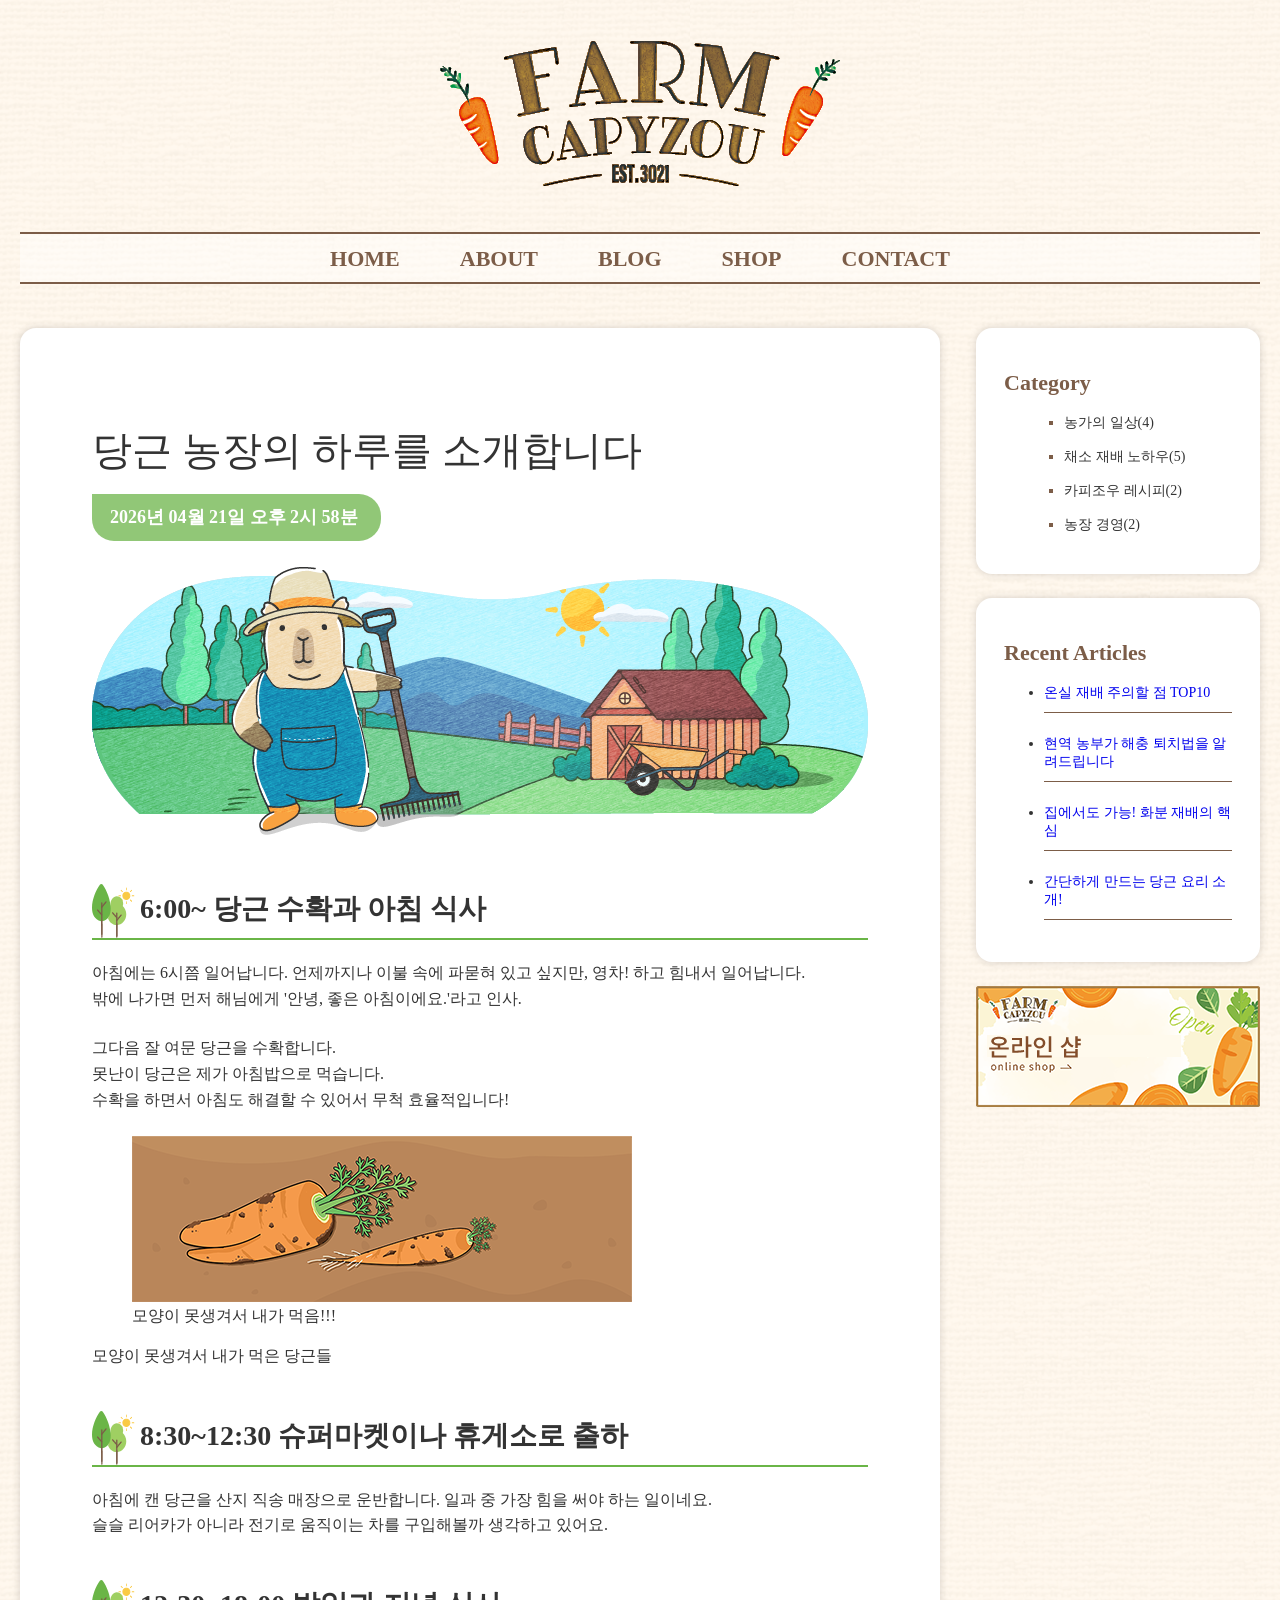
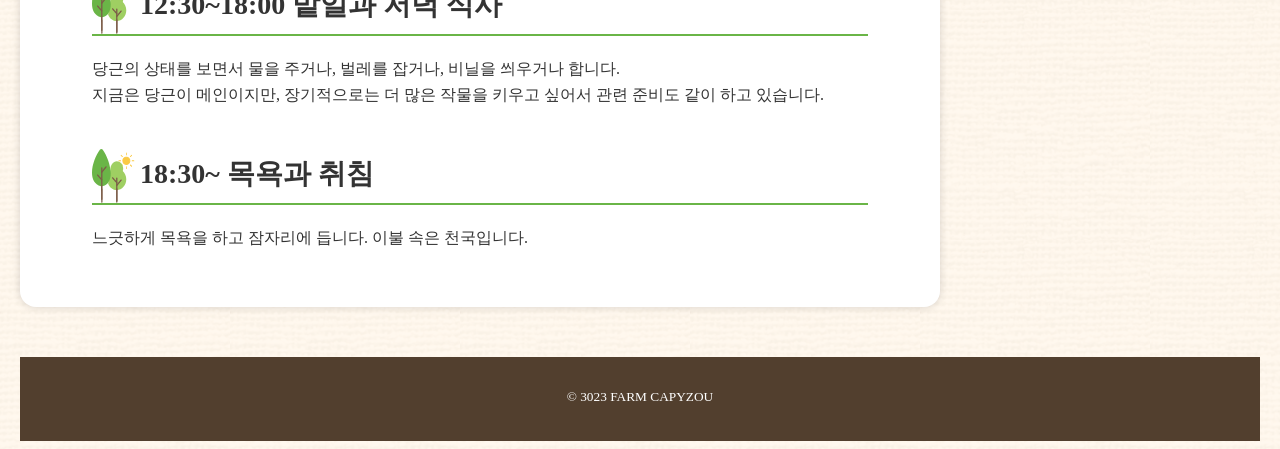
<file: index.html>
<!doctype html>
<html lang="ko">
  <head>
    <meta charset="UTF-8" />
    <link rel="stylesheet" href="./CSS/style.css" />
    <title>FARM CAPYZOU</title>
  </head>
  <body>
    <header>
      <h1><img src="./assets/logo1.png" alt="FARM CAPYZOU" /></h1>
      <nav>
        <ul>
          <li><a href="#">HOME</a></li>
          <li><a href="#">ABOUT</a></li>
          <li><a href="#">BLOG</a></li>
          <li><a href="#">SHOP</a></li>
          <li><a href="#">CONTACT</a></li>
        </ul>
      </nav>
    </header>
    <div>
      <main>
        <article>
          <h2>당근 농장의 하루를 소개합니다</h2>
          <p class="postDate">
            <time datetime="2026-04-21T14:58">
              2026년 04월 21일 오후 2시 58분
            </time>
          </p>
          <p class="eyecatch1">
            <img src="./assets/eyecatch1.png" alt="농원에 있는 카피조우 그림" />
          </p>
          <section>
            <h3>6:00~ 당근 수확과 아침 식사</h3>
            <p>
              아침에는 6시쯤 일어납니다. 언제까지나 이불 속에 파묻혀 있고
              싶지만, 영차! 하고 힘내서 일어납니다.<br />밖에 나가면 먼저
              해님에게 '안녕, 좋은 아침이에요.'라고 인사.
            </p>
            <p>
              그다음 잘 여문 당근을 수확합니다.<br />
              못난이 당근은 제가 아침밥으로 먹습니다.<br />
              수확을 하면서 아침도 해결할 수 있어서 무척 효율적입니다!<br />
            </p>
            <figure>
              <img src="./assets/carrots.png" alt="못난이 당근 그림" />
              <figcaption>모양이 못생겨서 내가 먹음!!!</figcaption>
            </figure>
            <p>모양이 못생겨서 내가 먹은 당근들</p>
          </section>
          <section>
            <h3>8:30~12:30 슈퍼마켓이나 휴게소로 출하</h3>
            <p>
              아침에 캔 당근을 산지 직송 매장으로 운반합니다. 일과 중 가장 힘을
              써야 하는 일이네요.<br />슬슬 리어카가 아니라 전기로 움직이는 차를
              구입해볼까 생각하고 있어요.
            </p>
          </section>
          <section>
            <h3>12:30~18:00 밭일과 저녁 식사</h3>
            <p>
              당근의 상태를 보면서 물을 주거나, 벌레를 잡거나, 비닐을 씌우거나
              합니다.<br />지금은 당근이 메인이지만, 장기적으로는 더 많은 작물을
              키우고 싶어서 관련 준비도 같이 하고 있습니다.
            </p>
          </section>
          <section>
            <h3>18:30~ 목욕과 취침</h3>
            <p>느긋하게 목욕을 하고 잠자리에 듭니다. 이불 속은 천국입니다.</p>
          </section>
        </article>
      </main>
      <aside>
        <nav class="categoryNav">
          <h2>Category</h2>
          <ul>
            <li><a href="#">농가의 일상(4)</a></li>
            <li><a href="#">채소 재배 노하우(5)</a></li>
            <li><a href="#">카피조우 레시피(2)</a></li>
            <li><a href="#">농장 경영(2)</a></li>
          </ul>
        </nav>
        <nav class="recentNav">
          <h2>Recent Articles</h2>
          <ul>
            <li><a href="#">온실 재배 주의할 점 TOP10</a></li>
            <li><a href="#">현역 농부가 해충 퇴치법을 알려드립니다</a></li>
            <li><a href="#">집에서도 가능! 화분 재배의 핵심</a></li>
            <li><a href="#">간단하게 만드는 당근 요리 소개!</a></li>
            <li>
              <a href="#"
                >농사지어서 먹고살 수 있을까? 제일 궁금해하는 연 수입 대공개</a
              >
            </li>
            <li><a href="#">안녕하세요. FARM CAPYZOU입니다.</a></li>
          </ul>
        </nav>
        <p>
          <a href="#"
            ><img src="./assets/side_banner.png" alt="온라인 샵 배너"
          /></a>
        </p>
      </aside>
    </div>
    <footer>
      <p><small>© 3023 FARM CAPYZOU</small></p>
    </footer>
  </body>
</html>
</file>
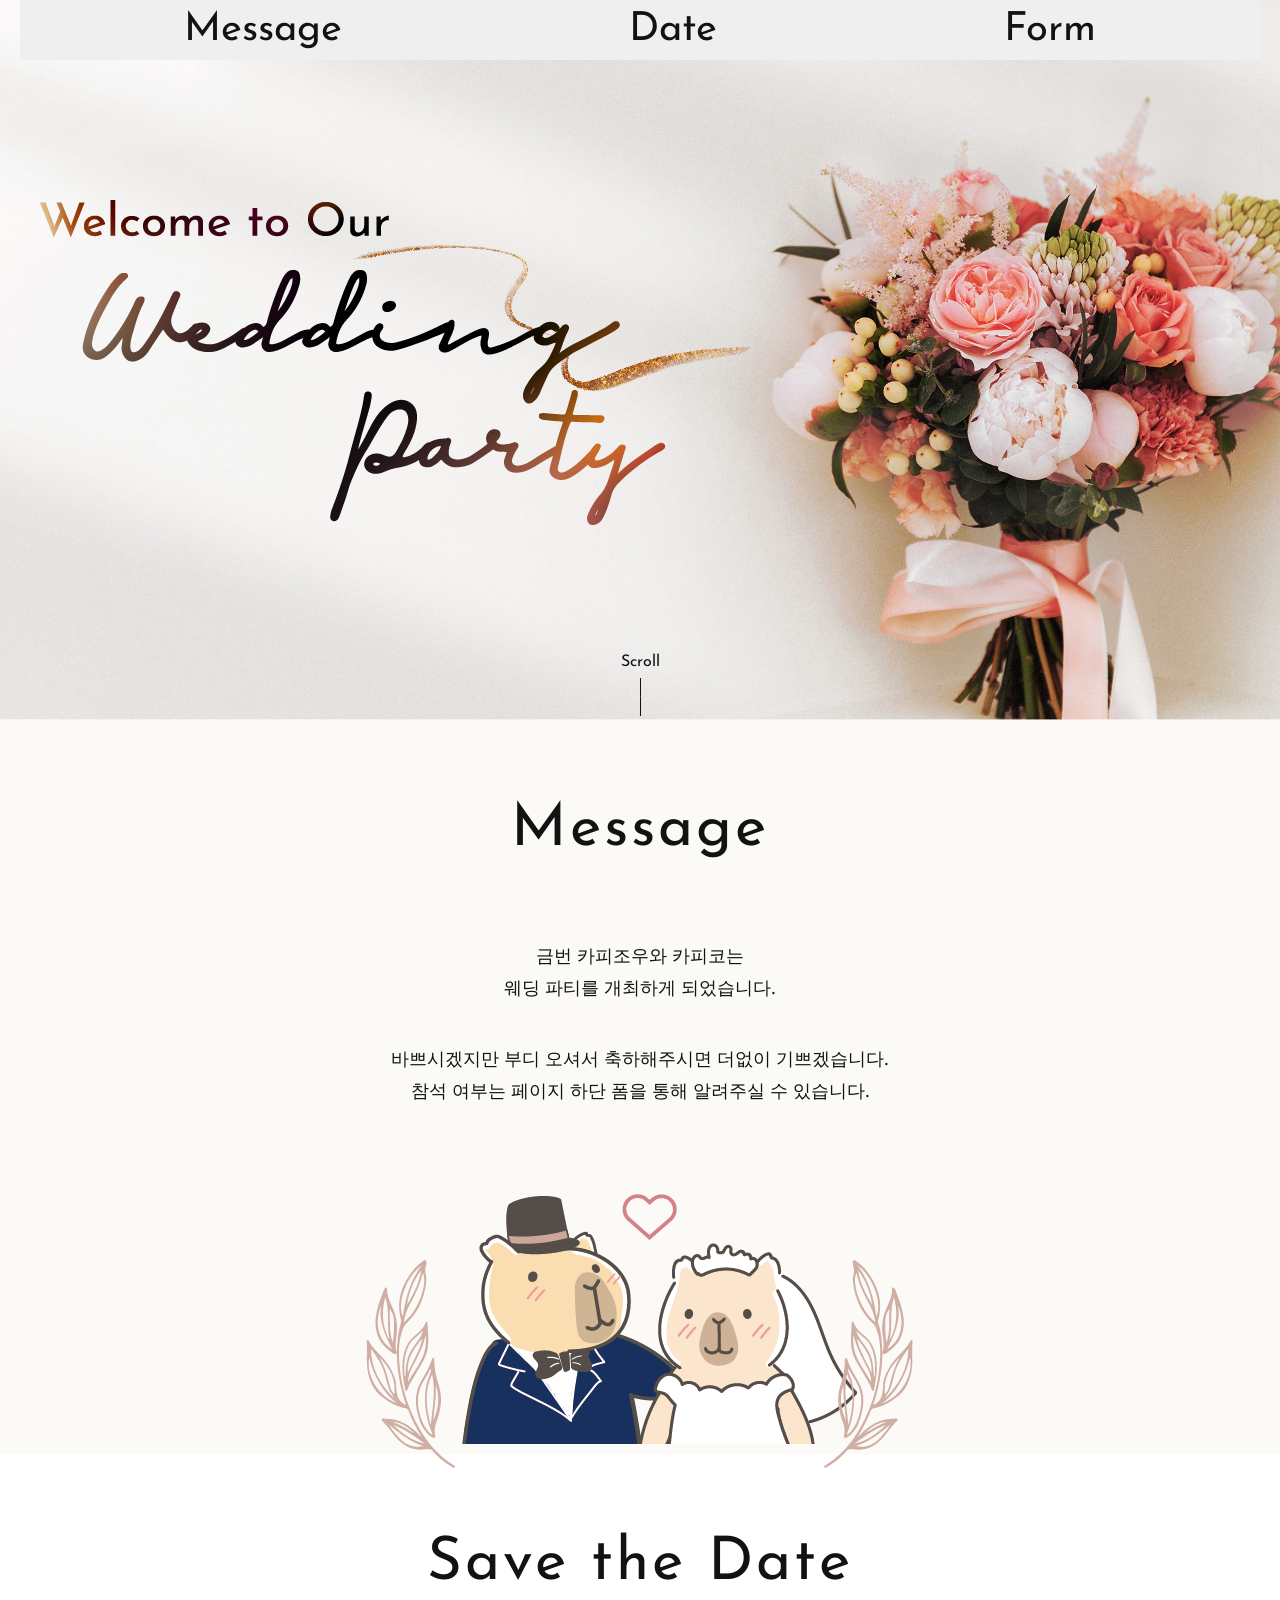
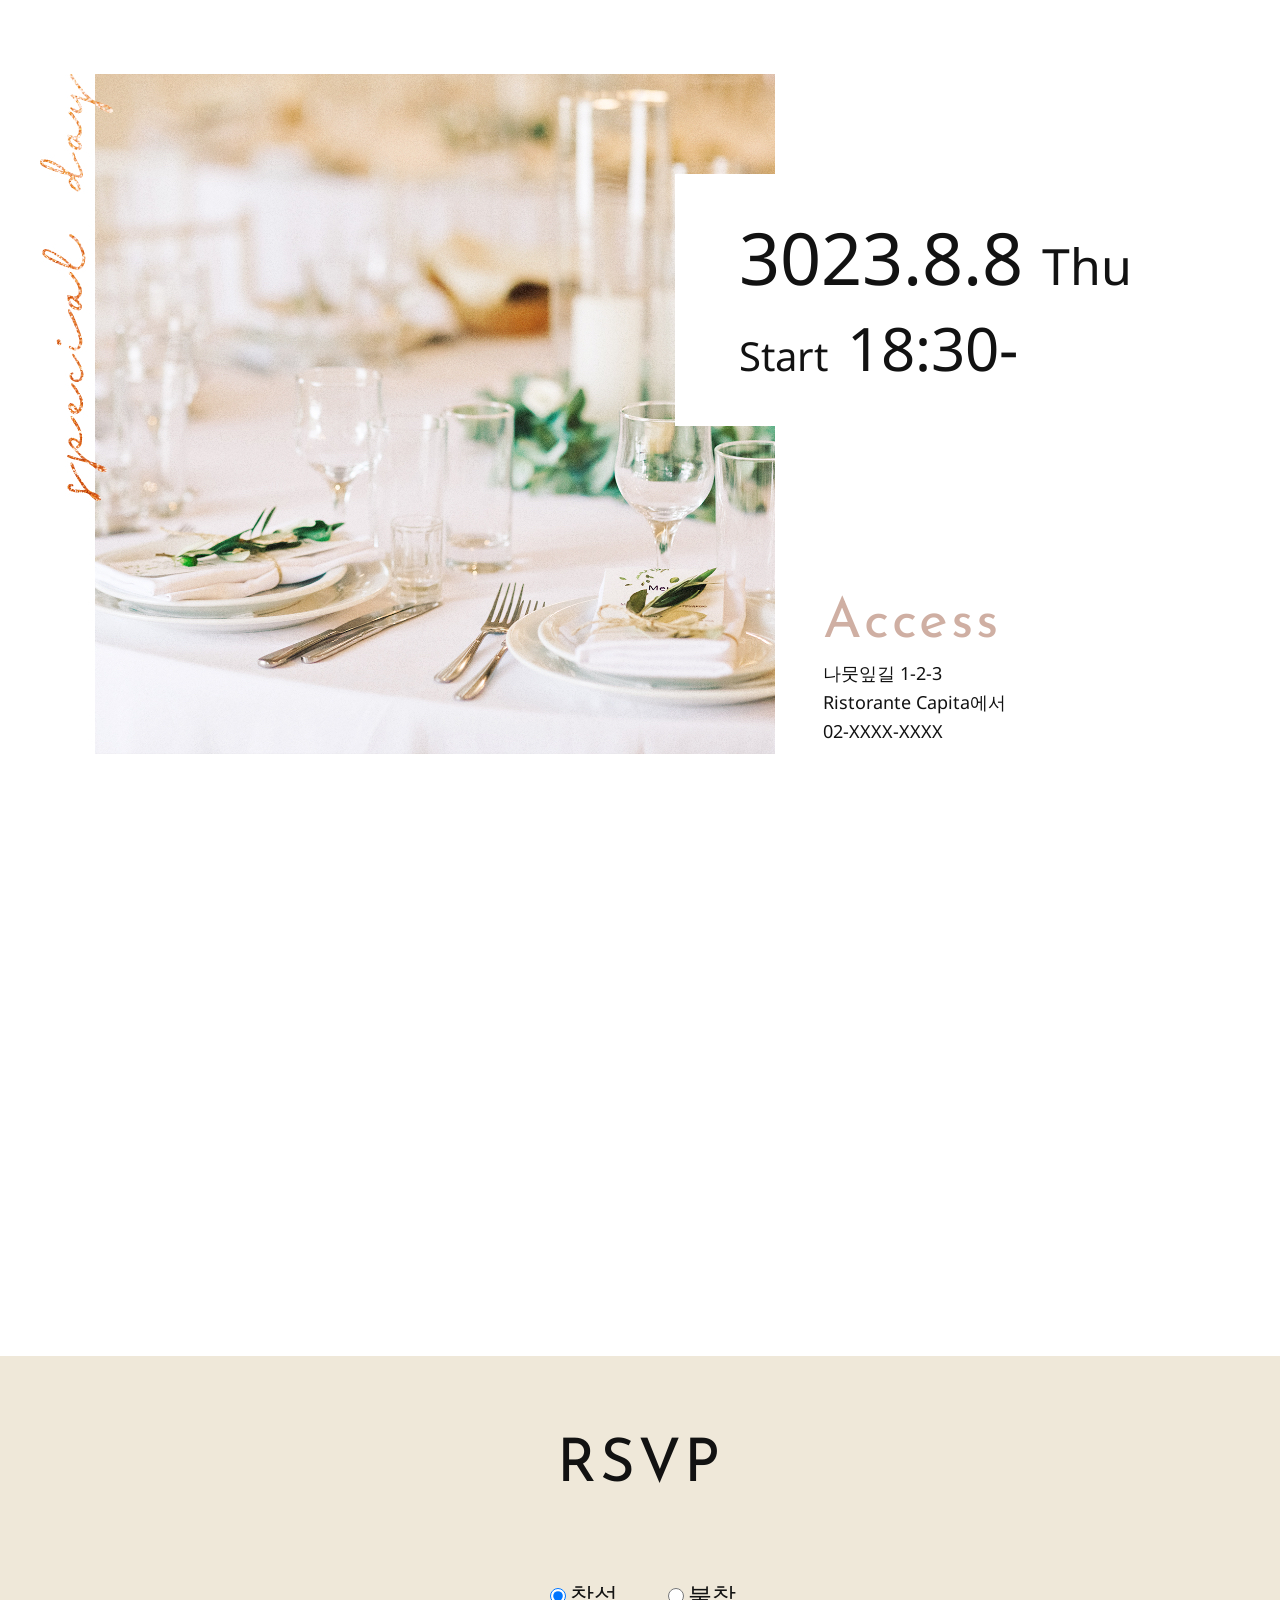
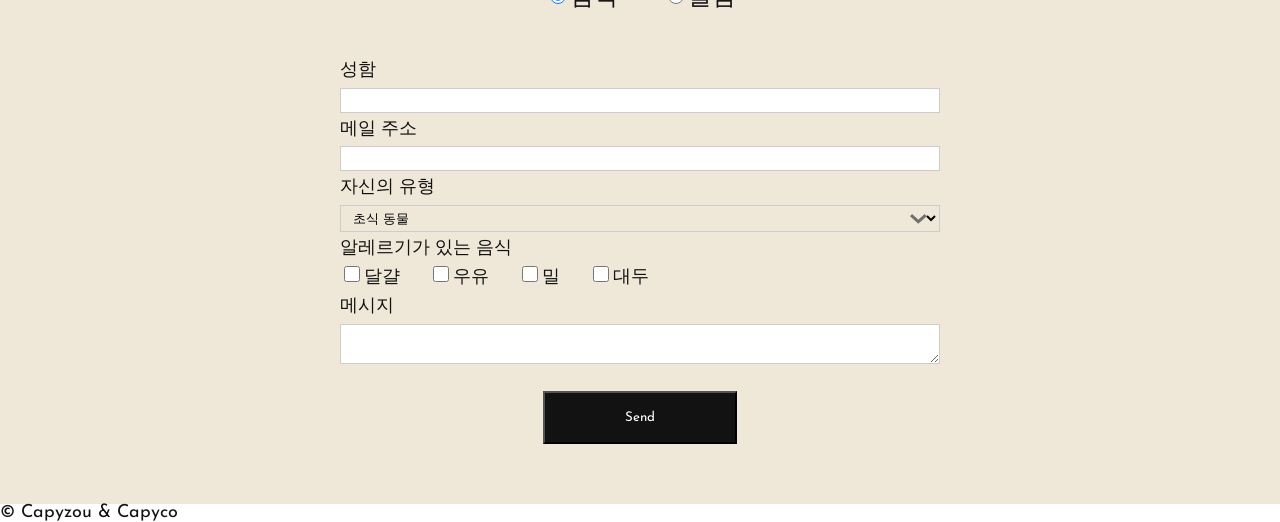
<file: 0423.html>
<!doctype html>
<html lang="ko">
  <head>
    <meta charset="UTF-8" />
    <meta name="viewport" content="width=device-width, initial-scale=1.0" />
    <link rel="stylesheet" href="./CSS/reset.css" />
    <link rel="preconnect" href="https://fonts.googleapis.com" />
    <link rel="preconnect" href="https://fonts.gstatic.com" crossorigin />
    <link
      href="https://fonts.googleapis.com/css2?family=Josefin+Sans&family=Noto+Serif+KR&display=swap"
      rel="stylesheet"
    />
    <link rel="stylesheet" href="./CSS/0423.css" />
    <title>Wedding Party Invitation</title>
  </head>
  <body>
    <header>
      <div class="innerWrap">
        <h1>
          <img src="./assets/hero_text.png" alt="Welcome to Our Wedding Party" />
        </h1>
        <nav>
          <ul class="ffJosefin">
            <li><a href="#msgArea">Message</a></li>
            <li><a href="#dateArea">Date</a></li>
            <li><a href="#formArea">Form</a></li>
          </ul>
        </nav>
        <p class="scroll ffJosefin">
          Scroll<br /><img src="./assets/bar.png" alt="" />
        </p>
      </div>
    </header>
    <main>
      <section class="msgSec" id="msgArea">
        <div class="innerWrap">
          <h2 class="ffJosefin">Message</h2>
          <p>
            금번 카피조우와 카피코는<br />
            웨딩 파티를 개최하게 되었습니다.<br />
          </p>
          <p>
            바쁘시겠지만 부디 오셔서 축하해주시면 더없이 기쁘겠습니다.<br />
            참석 여부는 페이지 하단 폼을 통해 알려주실 수 있습니다.<br />
          </p>
          <p class="illust">
            <img src="./assets/message_img.png" alt="카피조우와 카피코" />
          </p>
        </div>
      </section>
      <section class="dateSec" id="dateArea">
        <div class="innerWrap">
          <h2 class="ffJosefin">Save the Date</h2>
          <div class="layoutWrap">
            <p><img src="./assets/date_img.jpg" alt="" /></p>
            <div>
              <p class="dateDetailSec">
                3023.8.8  <span class="word1">Thu</span><br />
                <span class="word2">Start</span> 
                <span class="word3">18:30-</span>
              </p>
              <section class="accessSec">
                <h3 class="ffJosefin">Access</h3>
                <p>
                  나뭇잎길 1-2-3<br />
                  Ristorante Capita에서<br />
                  02-XXXX-XXXX<br />
                </p>
              </section>
            </div>
          </div>
        </div>
      </section>
      <section class="formSec" id="formArea">
        <div class="innerWrap">
          <h2 class="ffJosefin">RSVP</h2>
          <form action="" method="">
            <p class="attendRadio">
              <label
                ><input
                  type="radio"
                  name="attend"
                  value="참석"
                  checked="checked"
                />참석</label
              >
              <label
                ><input type="radio" name="attend" value="불참" />불참</label
              >
            </p>
            <p>성함<input type="text" name="user_name" /></p>
            <p>메일 주소<input type="email" name="user_mail" /></p>
            <p>
              자신의 유형
              <select name="user_type">
                <option value="초식 동물">초식 동물</option>
                <option value="육식 동물">육식 동물</option>
                <option value="인간">인간</option>
              </select>
            </p>
            <p class="allergyCheck">
              알레르기가 있는 음식<br />
              <label
                ><input
                  type="checkbox"
                  name="allergy"
                  value="달걀"
                />달걀</label
              >
              <label
                ><input
                  type="checkbox"
                  name="allergy"
                  value="우유"
                />우유</label
              >
              <label
                ><input type="checkbox" name="allergy" value="밀" />밀</label
              >
              <label
                ><input
                  type="checkbox"
                  name="allergy"
                  value="대두"
                />대두</label
              >
            </p>
            <p>
              메시지
              <textarea name="message"></textarea>
            </p>
            <p class="submitBtn">
              <input type="submit" value="Send" class="ffJosefin" />
            </p>
          </form>
        </div>
      </section>
    </main>
    <footer class="ffJosefin">
      <p><small>© Capyzou & Capyco</small></p>
    </footer>
  </body>
</html>
</file>
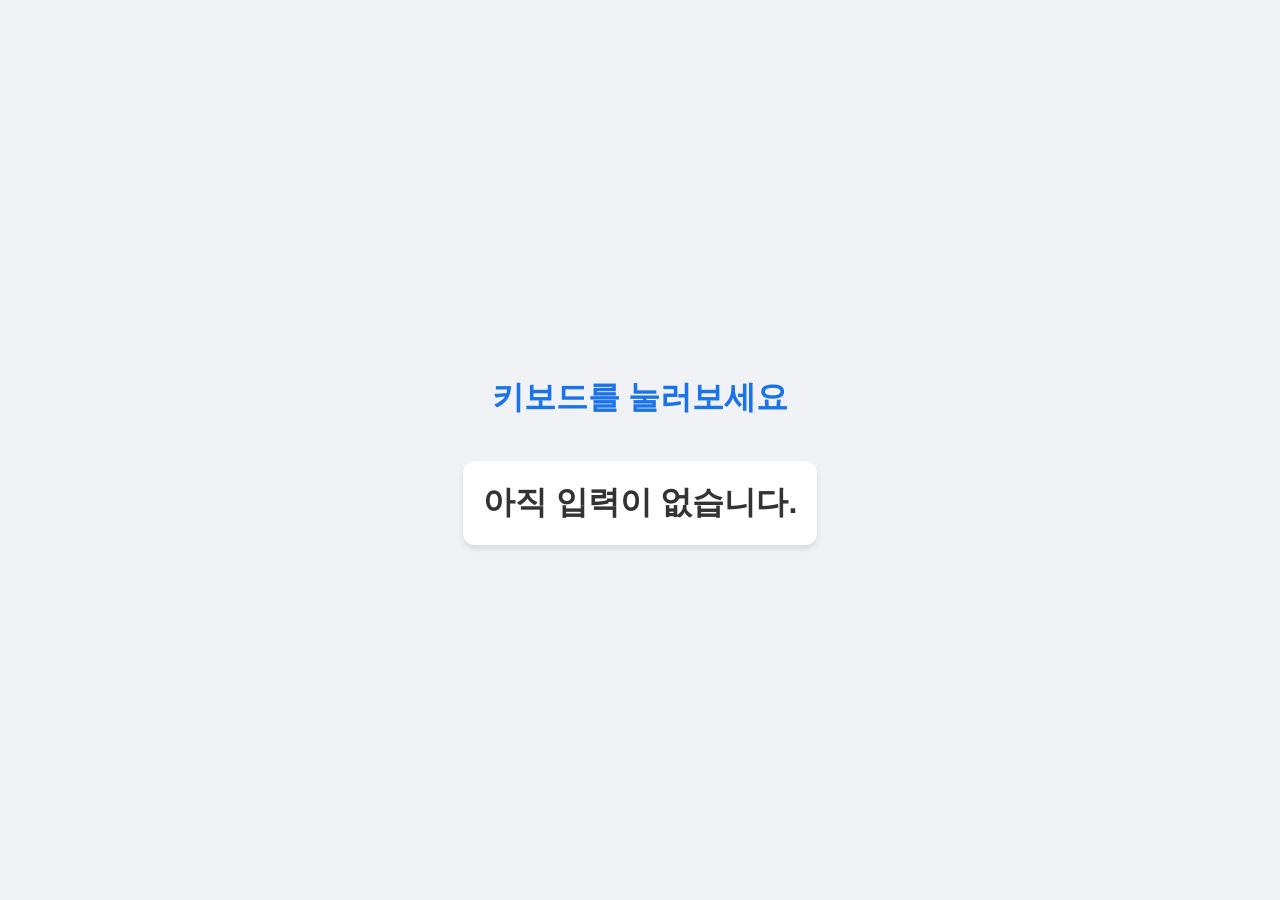
<file: test.html>
<!DOCTYPE html>
<html lang="ko">
<head>
    <meta charset="UTF-8">
    <meta name="viewport" content="width=device-width, initial-scale=1.0">
    <title>분리형 입력 테스트</title>
    <link rel="stylesheet" href="./CSS/test.css">
</head>
<body>

    <h1>키보드를 눌러보세요</h1>
    <div id="display">아직 입력이 없습니다.</div>

    <script src="./js/test.js"></script>
    
</body>
</html>
</file>
<file: CSS/style.css>
@charset "UTF-8";

* {
  box-sizing: border-box;
}

body {
  background-image: url(../assets/bg.png);
  font-size: 16px;
  color: #333333;
}

header {
  width: 1240px;
  margin: 0 auto 44px;
}

h1 {
  text-align: center;
  padding: 20px 0 16px;
}

header nav ul {
  display: flex;
  justify-content: center;
  border-top: 2px solid #7c5d48;
  border-bottom: 2px solid #7c5d48;
  background-color: rgba(255, 255, 255, 0.42);
  padding: 12px 0 10px;
  list-style: none;
}

header nav ul li {
  margin: 0 30px;
}

header nav ul li a {
  font-size: 22px;
  font-weight: bold;
  color: #7c5d48;
}

header nav ul li a:hover {
  text-decoration: underline double #2d7a92 2px;
}

div {
  width: 1240px;
  margin: 0 auto 50px;
  display: flex;
  justify-content: space-between;
}

main {
  flex-basis: 790px;
  background-color: #ffffff;
  border-radius: 16px;
  padding: 62px 72px 32px 72px;
  box-shadow: 0 0 8px rgba(0, 0, 0, 0.16);
}

aside {
  flex-basis: 284px;
}

aside nav {
  border-radius: 16px;
  background-color: #ffffff;
  box-shadow: 0 0 8px rgba(0, 0, 0, 0.16);
  padding: 24px 28px;
  margin-bottom: 24px;
}

aside nav h2 {
  margin-bottom: 18px;
  font-size: 22px;
  font-weight: bold;
  color: #7c5d48;
}

aside nav ul {
  font-size: 14px;
}

.categoryNav ul li {
  list-style-type: square;
  color: #7c5d48;
  margin: 0 0 16px 20px;
}

.categoryNav ul li a {
  color: #333333;
}

.recentNav ul li {
  border-bottom: 1px solid #7c5d48;
  padding-bottom: 10px;
  margin-bottom: 22px;
}

a {
  text-decoration: none;
}

.recentNav ul {
  height: 240px;
  overflow: hidden scroll;
}

article h2 {
  font-size: 40px;
  font-weight: 500;
  margin-bottom: 8px;
}

time {
  background-color: #91c777;
  border-radius: 0 22px 22px 22px;
  font-size: 18px;
  font-weight: bold;
  color: white;
  padding: 11px 23px 10px 18px;
  display: inline-block;
}
/* display: inline-block;을 적용하면
  위아래 약간의 padding이 자동으로 설정된다 */

.postDate {
  margin-bottom: 26px;
}

.eyecatch1 {
  margin-bottom: 26px;
}

article h3 {
  /* font-size: 28px;
  font-weight: bold;
  color: #333333; */

  border-bottom: 2px solid #6ab547;
  margin-bottom: 20px;
  font-size: 28px;
  font-weight: 600;
  background-image: url(../assets/h2_icon.png);
  background-repeat: no-repeat;
  background-position: left bottom;
  padding: 20px 10px 10px 48px;
}

article p {
  line-height: 160%;
  margin-bottom: 24px;
}

article section {
  margin-bottom: 20px;
}

footer {
  background-color: #523f2e;
  color: #ffffff;
  text-align: center;
  padding: 14px 10px 20px;
  width: 1240px;
  margin: 0 auto;
}
</file>
<file: CSS/0423.css>
@charset "utf-8";

@import url("https://fonts.googleapis.com/css2?family=Noto+Sans:ital,wght@0,100..900;1,100..900&display=swap");
@import url("https://fonts.googleapis.com/css2?family=Josefin+Sans:ital,wght@0,100..700&display=swap");

*{
  box-sizing: border-box;
}

body {
  font-family: 'Noto Sans', sans-serif;
  font-size: 18px;
  color: #121212;
}
.ffJosefin {
  font-family: 'Josefin Sans',sans-serif;
}
.innerWrap {
  width: 1240px;
  margin: 0 auto;
  padding: 80px 20px 0;
}
main h2 {
  text-align: center;
  font-size: 60px;
  letter-spacing: .05em;
  margin-bottom: 80px;
}
header {
  background: url(../assets/hero.jpg) no-repeat right center/cover;
}
header .innerWrap {
  height: 720px;
  position: relative;
}
header h1 {
  padding-top: 120px;
}
header .scroll {
  position: absolute;
  left: 0;
  bottom: 0;
  width: 100%;
  text-align: center;
  font-size: 16px;
}
header .scroll img {
  margin-top: 8px;
}
header nav {
  position: fixed;
  top: 0;
  left: 0;
  width: 100%;
  z-index: 100;
}
header nav ul {
  display: flex;
  justify-content: space-around;
  width: 1240px;
  margin: 0 auto;
  padding: 10px 20px;
  background-color: #efefef;
  font-size: 40px;
}

a {
  text-decoration: none;
  color: #121212; 
}

header nav ul li a:hover {
  text-decoration: underline double;
  color: red
}

.msgSec {
  background-color: #fbfaf7;
}
.msgSec p {
  text-align: center;
  line-height: 1.75;
  margin-bottom: 40px;
}
.msgSec p.illust {
  margin-top: 80px;
  margin-bottom: 0;
  position: relative;
}
.msgSec p.illust::before {
  content: url(../assets/deco_left.png);
  position: absolute;
  left: 320px;
  bottom: -30px;
}
.msgSec p.illust::after {
  content: url(../assets/deco_right.png);
  position: absolute;
  right: 320px;
  bottom: -30px;
}
.dateSec {
  background-color: #ffffff;
  padding-bottom: 120px;
}
.dateSec .layoutWrap {
  display: flex;
}
.dateSec .layoutWrap > p {
  flex-basis: 735px;
}
.dateSec .layoutWrap > div {
  flex-basis: 465px;
  padding-top: 100px;
}

.dateSec .dateDetailSec {
  font-size: 72px;
  margin: 0 0 170px -100px;
  background-color: #ffffff;
  padding: 40px 64px;
  line-height: 1.2;
}

.word1 {
  font-size: 50px;
}

.word2 {
  font-size: 40px;
}

.word3 {
  font-size: 60px;
}

.accessSec {
  margin-left: 48px;
}

.accessSec h3 {
  color: #cfafa3;
  font-size: 55px;
  letter-spacing: 0.05em;
  margin-bottom: 8px;
}

.accessSec p {
  line-height: 1.6;
}

.formSec {
  background-color: #efe8d9;
  padding-bottom: 60px;
}

form {
  width: 600px;
  margin: 0 auto;
  line-height: 1.6;
}

input[type="text"],
input[type="email"],
select,
textarea {
  border: 1px solid #cccccc;
  background-color: #ffffff;
  width: 100%;
  margin-top: 5px;
  padding: 4px 8px;
}

input[type='radio'],
input[type='checkbox'] {
  width: 16px;
  height: 16px;
  margin-right: 4px;
  vertical-align: baseline;
}

.attendRadio {
  text-align: center;
  margin-bottom: 40px;  
}

.attendRadio label {
  margin: 0 20px;
  font-size: 24px;
}

.allergyCheck label {
  margin-right: 24px;
}

select {
  background: url(../assets/arrow.png) no-repeat 98% 50%/17px 10px;
}

.submitBtn {
  text-align: center;
}

input[type="submit"] {
  background-color: #121212;
  color: #ffffff;
  padding: 18px 80px;
  margin-top: 20px;
}

.dateSec {
  margin-bottom: 480px;
}

.dateSec::after {
  content: "";
  position: fixed;
  left: 0;
  top: 0;
  width: 100%;
  height: 100%;
  background: url(../assets/bg.jpg) no-repeat center/cover;
  z-index: -1;
}
</file>
<file: CSS/test.css>
body{
  font-family: 'pretendard',sans-serif;
  display: flex;
  flex-direction: column;
  align-items: center;
  justify-content: center;
  height:100vh;
  margin: 0;
  background-color: #f0f2f5;
}

h1 {
  color: #1a73e8;
}

#display {
  font-size: 2rem;
  font-weight: bold;
  color: #333;
  margin-top: 20px;
  padding: 20px;
  background: white;
  border-radius: 12px;
  box-shadow: 0 4px 6px rgba(0,0,0,0.1);
}
</file>
